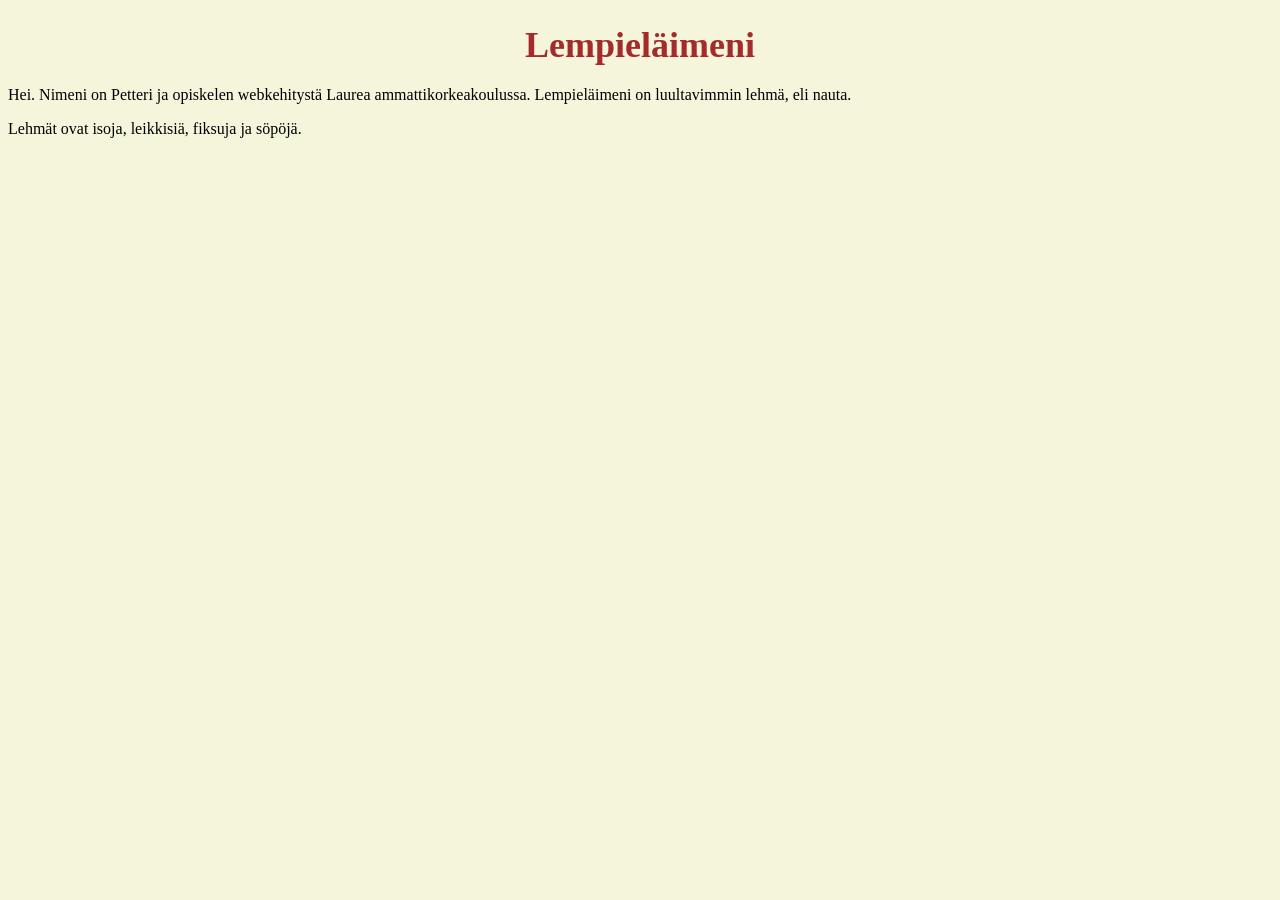
<file: index.html>
<!DOCTYPE html>
<html lang="fi">
<head>
    <meta charset="UTF-8">
    <meta name="viewport" content="width=device-width, initial-scale=1.0">
    <title>Lempieläimeni</title>
    <link rel="stylesheet" href="style.css">
</head>
<body>
    <h1>Lempieläimeni</h1>
    <p>Hei. Nimeni on Petteri ja opiskelen webkehitystä Laurea ammattikorkeakoulussa. Lempieläimeni on luultavimmin lehmä, eli nauta.</p>
    <p>Lehmät ovat isoja, leikkisiä, fiksuja ja söpöjä.</p>
    <script src="script.js"></script>
</body>
</html>
</file>
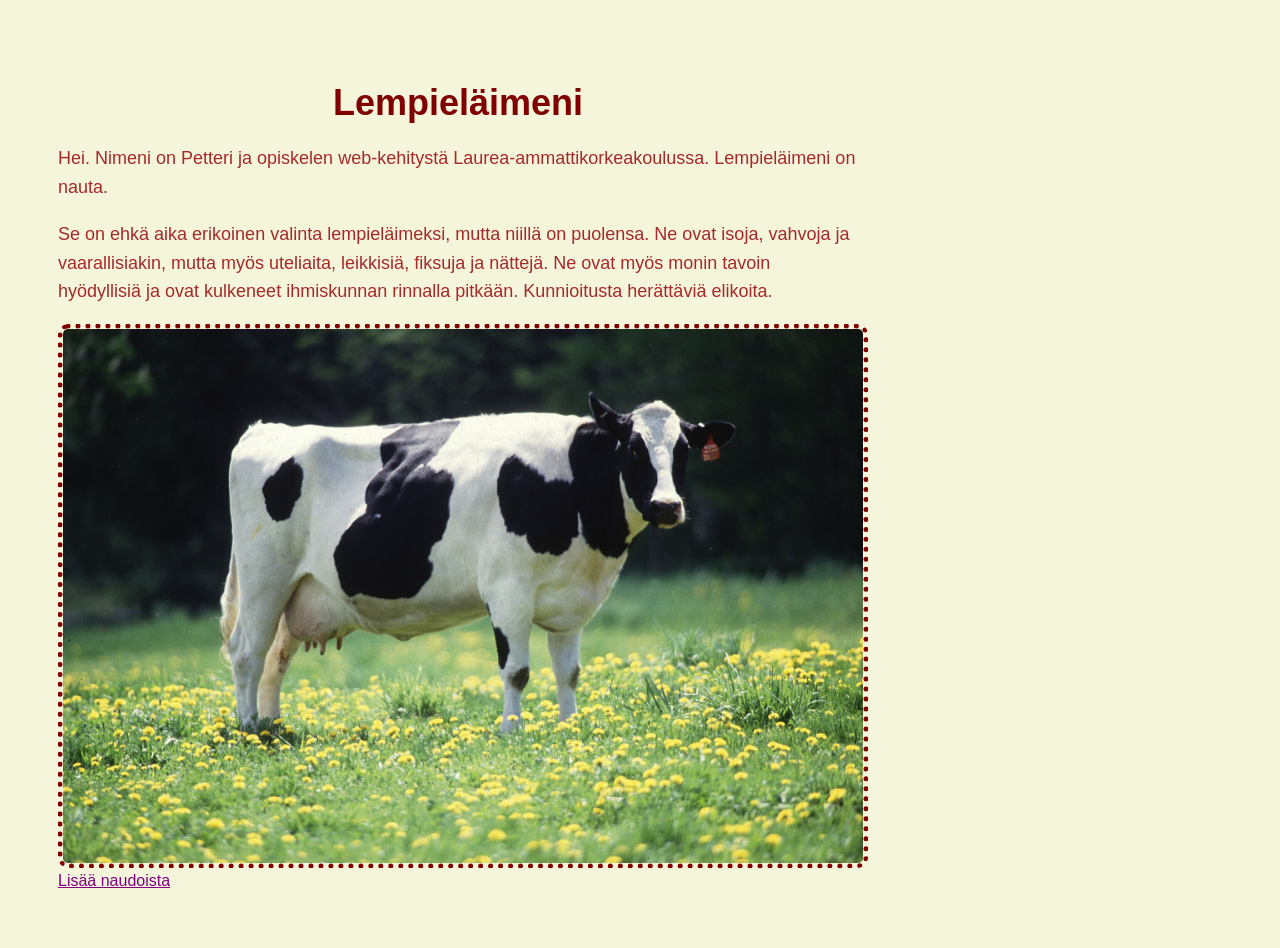
<file: WS01_HTML_basics/index.html>
<!DOCTYPE html>
<html lang="fi">
<head>
    <meta charset="UTF-8">
    <meta name="viewport" content="width=device-width, initial-scale=1.0">
    <title>Lempieläimeni</title>
    <link rel="stylesheet" href="style.css">
</head>
<body>
    <h1>Lempieläimeni</h1>
    <div>
        <p>Hei. 
        Nimeni on Petteri ja opiskelen web-kehitystä Laurea-ammattikorkeakoulussa. Lempieläimeni on nauta.</p>
        <p>
            Se on ehkä aika erikoinen valinta lempieläimeksi, mutta niillä on puolensa. 
            Ne ovat isoja, vahvoja ja vaarallisiakin,
            mutta myös uteliaita, leikkisiä, fiksuja ja nättejä.
            Ne ovat myös monin tavoin hyödyllisiä ja ovat kulkeneet ihmiskunnan rinnalla pitkään.
            Kunnioitusta herättäviä elikoita. 
        </p>
        <img src="img/Cow_female_black_white.jpg" alt="Black and white cow.">
    </div>
    <div>
        <a href="https://fi.wikipedia.org/wiki/Nauta" target="_blank"> Lisää naudoista </a>
    </div>
    <script src="script.js"></script>
</body>
</html>
</file>
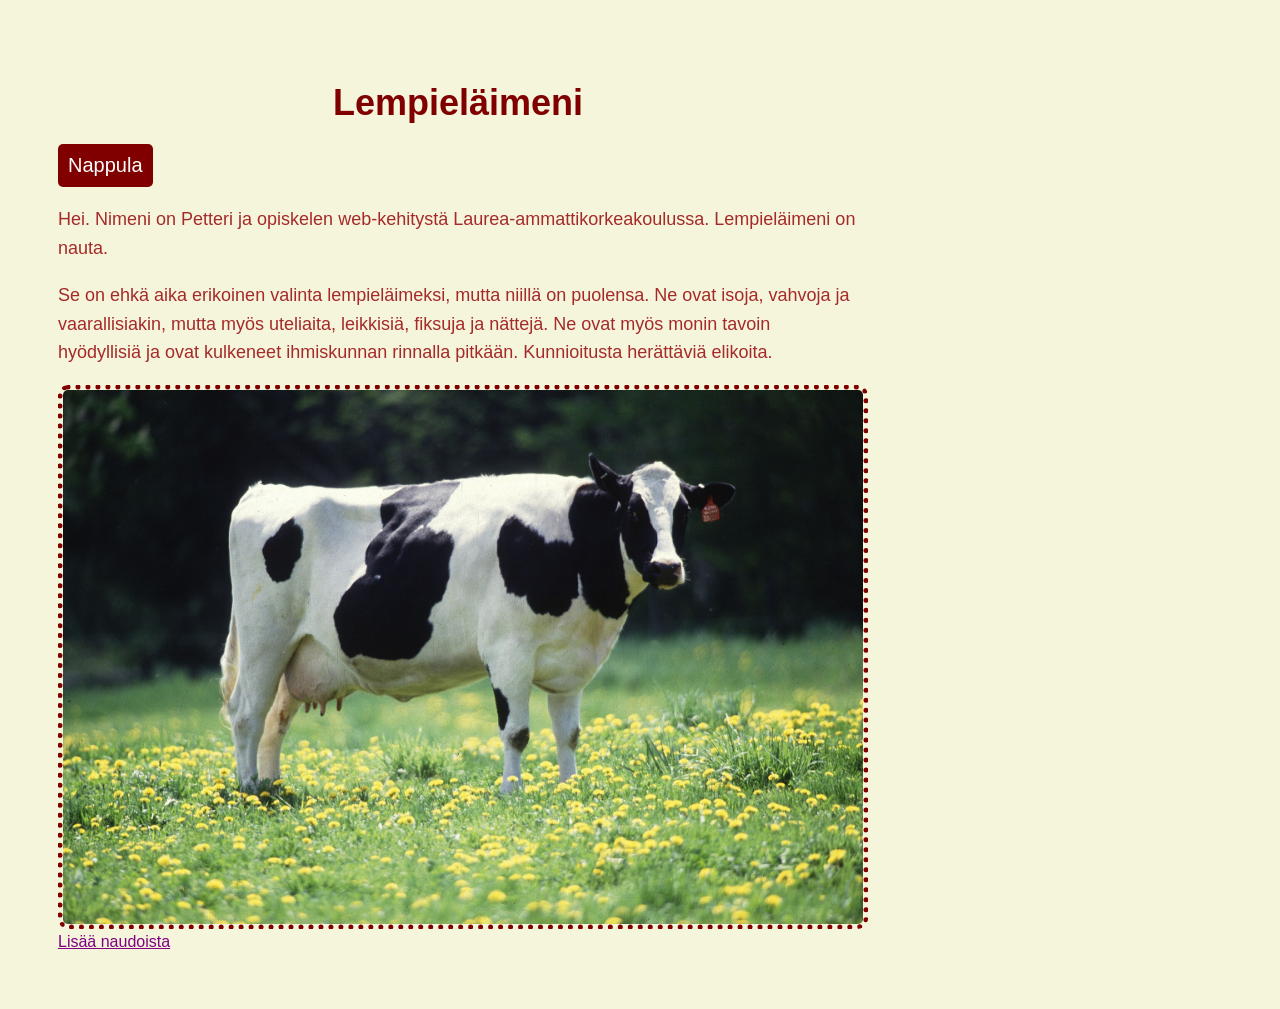
<file: WS02_JavaScript_Basics/index.html>
<!DOCTYPE html>
<html lang="fi">
<head>
    <meta charset="UTF-8">
    <meta name="viewport" content="width=device-width, initial-scale=1.0">
    <title>Lempieläimeni</title>
    <link rel="stylesheet" href="style.css">
</head>
<body>
    <h1>Lempieläimeni</h1>
    <div>
        <button type="button" onclick="myFunction()">
            Nappula
        </button>
    </div>
    <div>
        <p>Hei. 
        Nimeni on Petteri ja opiskelen web-kehitystä Laurea-ammattikorkeakoulussa. Lempieläimeni on nauta.</p>
        <p>
            Se on ehkä aika erikoinen valinta lempieläimeksi, mutta niillä on puolensa. 
            Ne ovat isoja, vahvoja ja vaarallisiakin,
            mutta myös uteliaita, leikkisiä, fiksuja ja nättejä.
            Ne ovat myös monin tavoin hyödyllisiä ja ovat kulkeneet ihmiskunnan rinnalla pitkään.
            Kunnioitusta herättäviä elikoita. 
        </p>
        <img src="img/Cow_female_black_white.jpg" alt="Black and white cow.">
    </div>
    <div>
        <a href="https://fi.wikipedia.org/wiki/Nauta" target="_blank"> Lisää naudoista </a>
    </div>
    <script src="js/script.js"></script>
</body>
</html>
</file>
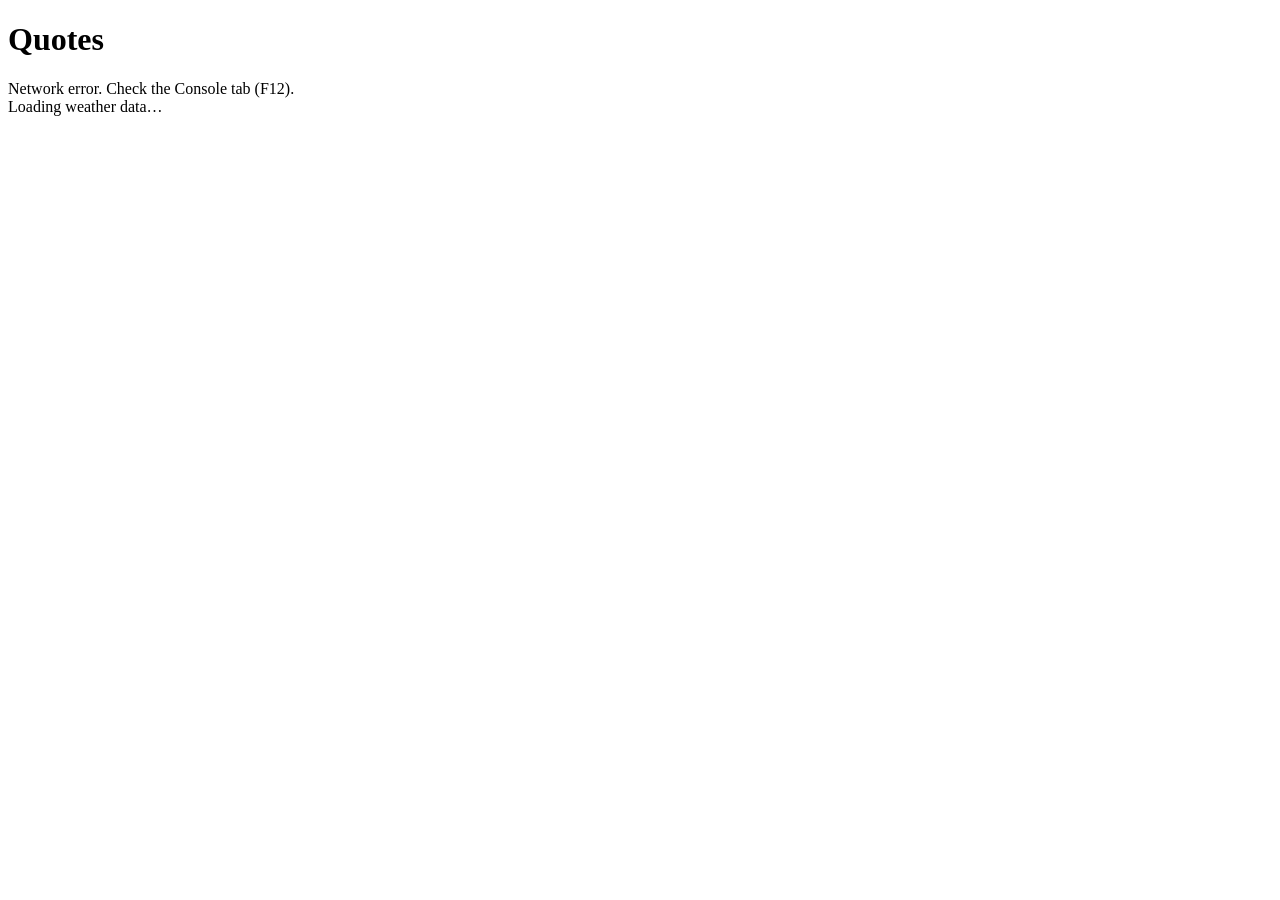
<file: WS07_AJAX/class_exercise/index.html>
<!DOCTYPE html>
<html lang="en">

<head>
    <meta charset="UTF-8">
    <title>Quotes</title>
</head>

<body>
    <h1>Quotes</h1>
    <div id="Quotes"></div>
    <div id="weatherdata">Loading weather data…</div>
    
    <div id="weatherdata">Loading weather data…</div>
    <script src="ajaxdemo-weathermap-funktiot.js"></script>

</body>



</html>
</file>
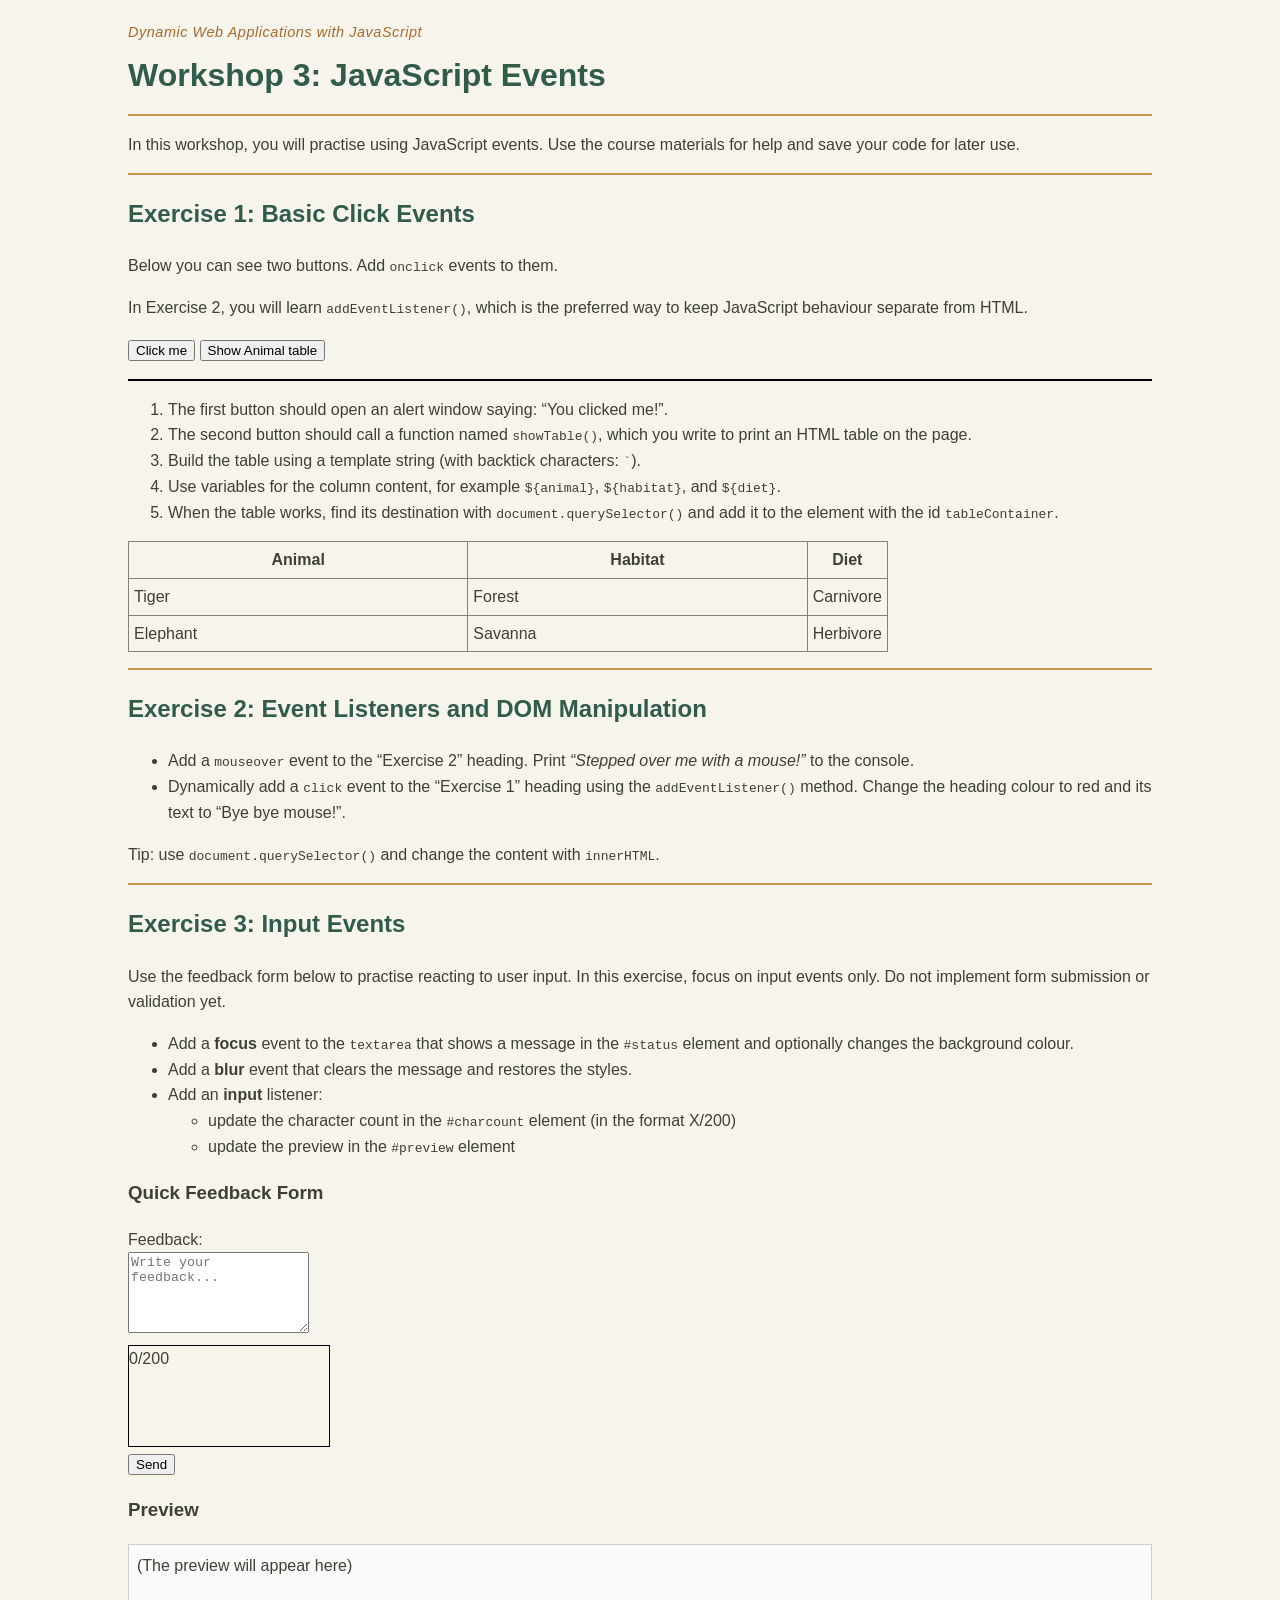
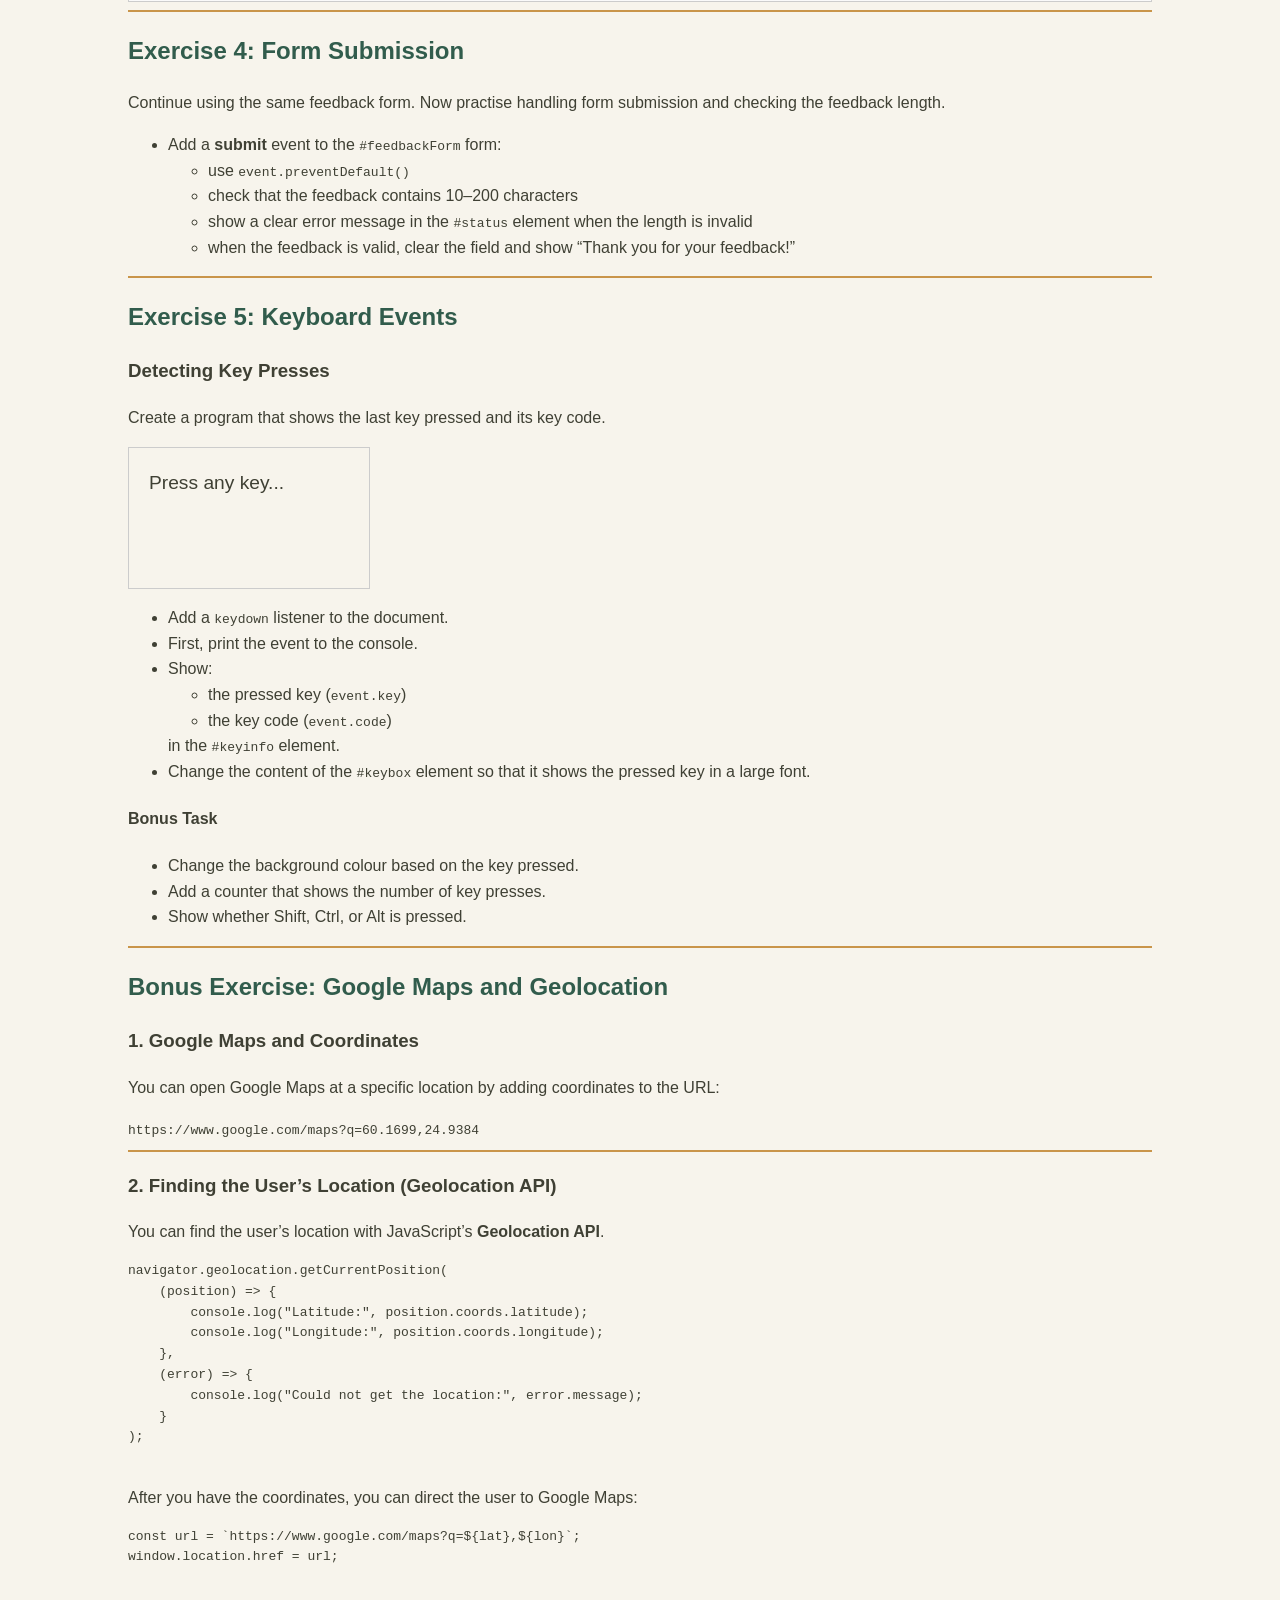
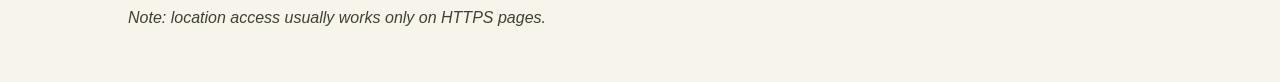
<file: WS03_JS_events/WS03_Exercises.html>
<!DOCTYPE html>
<html lang="en">
<head>
    <meta charset="utf-8">
    <title>Workshop 3</title>
    <link rel="stylesheet" href="css/styles.css">
    <script src="js/script.js" defer></script>
</head>

<body class="ws3">
    <h1>Workshop 3: JavaScript Events</h1>
    <hr>
    <p>
        In this workshop, you will practise using JavaScript events.
        Use the course materials for help and save your code for later use.
    </p>
    <hr>

    <!-- Exercise 1 -->
    <h2>Exercise 1: Basic Click Events</h2>
    <p>Below you can see two buttons. Add <code>onclick</code> events to them.</p>
    <p>In Exercise 2, you will learn <code>addEventListener()</code>, which is the preferred way to keep JavaScript behaviour separate from HTML.</p>

    <p>
        <button onclick="alert('You clicked me!')">Click me</button>
        <button onclick="showTable()">Show Animal table</button>
    </p>

    <div id="tableContainer"></div>

    <ol>
        <li>The first button should open an alert window saying: “You clicked me!”.</li>
        <li>The second button should call a function named <code>showTable()</code>, which you write to print an HTML table on the page.</li>
        <li>Build the table using a template string (with backtick characters: <code>`</code>).</li>
        <li>Use variables for the column content, for example <code>${animal}</code>, <code>${habitat}</code>, and <code>${diet}</code>.</li>
        <li>When the table works, find its destination with <code>document.querySelector()</code> and add it to the element with the id <code>tableContainer</code>.</li>
    </ol>

    <table id="example" class="display">
        <thead>
            <tr>
                <th>Animal</th>
                <th>Habitat</th>
                <th>Diet</th>
            </tr>
        </thead>
        <tbody>
            <tr>
                <td>Tiger</td>
                <td>Forest</td>
                <td>Carnivore</td>
            </tr>
            <tr>
                <td>Elephant</td>
                <td>Savanna</td>
                <td>Herbivore</td>
            </tr>
        </tbody>
    </table>

    <hr>

    <!-- Exercise 2 -->
    <h2 id="ex2heading">Exercise 2: Event Listeners and DOM Manipulation</h2>
    <ul>
        <li>Add a <code>mouseover</code> event to the “Exercise 2” heading. Print <em>“Stepped over me with a mouse!”</em> to the console.</li>
        <li>Dynamically add a <code>click</code> event to the “Exercise 1” heading using the <code>addEventListener()</code> method. Change the heading colour to red and its text to “Bye bye mouse!”.</li>
    </ul>
    <p>Tip: use <code>document.querySelector()</code> and change the content with <code>innerHTML</code>.</p>

    <hr>

    <!-- Exercise 3 -->
    <h2>Exercise 3: Input Events</h2>
    <p>
        Use the feedback form below to practise reacting to user input.
        In this exercise, focus on input events only. Do not implement form submission or validation yet.
    </p>

    <ul>
        <li>Add a <strong>focus</strong> event to the <code>textarea</code> that shows a message in the <code>#status</code> element and optionally changes the background colour.</li>
        <li>Add a <strong>blur</strong> event that clears the message and restores the styles.</li>
        <li>Add an <strong>input</strong> listener:
            <ul>
                <li>update the character count in the <code>#charcount</code> element (in the format X/200)</li>
                <li>update the preview in the <code>#preview</code> element</li>
            </ul>
        </li>
    </ul>

    <h3>Quick Feedback Form</h3>

    <form id="feedbackForm" novalidate>
        <label for="feedback">Feedback:</label><br>
        <textarea id="feedback" placeholder="Write your feedback..." rows="5"></textarea><br>

        <div style="margin: 4px 0;">
            <span id="charcount">0/200</span>
            <span id="status" aria-live="polite" style="margin-left: 8px; color: #666;"></span>
        </div>

        <button id="sendBtn" type="submit">Send</button>
    </form>

    <h3>Preview</h3>
    <div id="preview" style="border: 1px solid #ccc; padding: 8px; min-height: 40px; background: #fafafa;">
        (The preview will appear here)
    </div>

    <hr>

    <!-- Exercise 4 -->
    <h2>Exercise 4: Form Submission</h2>
    <p>
        Continue using the same feedback form. Now practise handling form submission and checking the feedback length.
    </p>

    <ul>
        <li>Add a <strong>submit</strong> event to the <code>#feedbackForm</code> form:
            <ul>
                <li>use <code>event.preventDefault()</code></li>
                <li>check that the feedback contains 10–200 characters</li>
                <li>show a clear error message in the <code>#status</code> element when the length is invalid</li>
                <li>when the feedback is valid, clear the field and show “Thank you for your feedback!”</li>
            </ul>
        </li>
    </ul>

    <hr>

    <!-- Exercise 5 -->
    <h2>Exercise 5: Keyboard Events</h2>

    <h3>Detecting Key Presses</h3>

    <p>
        Create a program that shows the last key pressed and its key code.
    </p>

    <div id="keybox" style="padding: 20px; border: 1px solid #ccc; font-size: 1.2em;">
        Press any key...
    </div>

    <p id="keyinfo"></p>

    <ul>
        <li>Add a <code>keydown</code> listener to the document.</li>
        <li>First, print the event to the console.</li>
        <li>Show:
            <ul>
                <li>the pressed key (<code>event.key</code>)</li>
                <li>the key code (<code>event.code</code>)</li>
            </ul>
            in the <code>#keyinfo</code> element.
        </li>
        <li>
            Change the content of the <code>#keybox</code> element so that it shows the pressed key in a large font.
        </li>
    </ul>

    <h4>Bonus Task</h4>
    <ul>
        <li>Change the background colour based on the key pressed.</li>
        <li>Add a counter that shows the number of key presses.</li>
        <li>Show whether Shift, Ctrl, or Alt is pressed.</li>
    </ul>

    <hr>

    <!-- Bonus Exercise -->
    <h2>Bonus Exercise: Google Maps and Geolocation</h2>

    <h3>1. Google Maps and Coordinates</h3>
    <p>
        You can open Google Maps at a specific location by adding coordinates to the URL:
    </p>
    <code>https://www.google.com/maps?q=60.1699,24.9384</code>

    <hr>

    <h3>2. Finding the User’s Location (Geolocation API)</h3>
    <p>
        You can find the user’s location with JavaScript’s <strong>Geolocation API</strong>.
    </p>

    <pre>
navigator.geolocation.getCurrentPosition(
    (position) => {
        console.log("Latitude:", position.coords.latitude);
        console.log("Longitude:", position.coords.longitude);
    },
    (error) => {
        console.log("Could not get the location:", error.message);
    }
);
    </pre>

    <p>After you have the coordinates, you can direct the user to Google Maps:</p>

    <pre>
const url = `https://www.google.com/maps?q=${lat},${lon}`;
window.location.href = url;
    </pre>

    <p><em>Note: location access usually works only on HTTPS pages.</em></p>

</body>
</html>
</file>
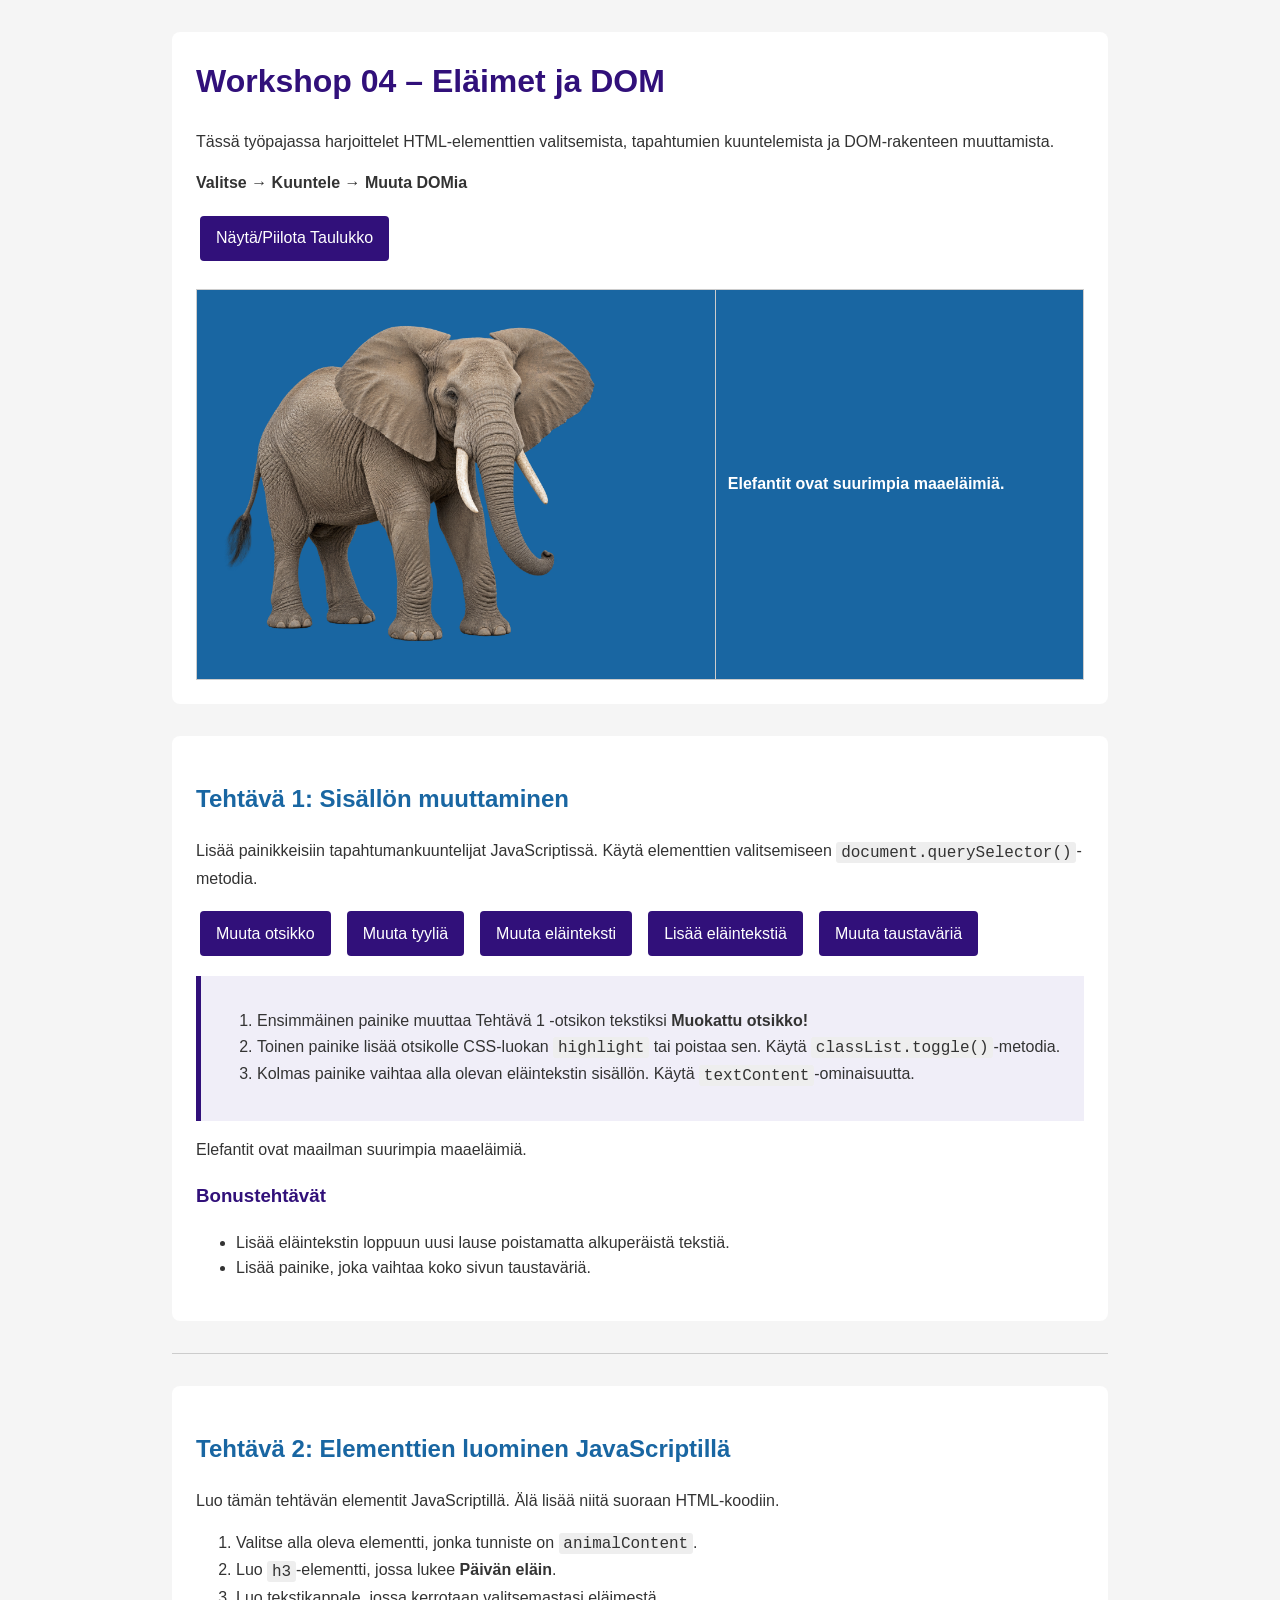
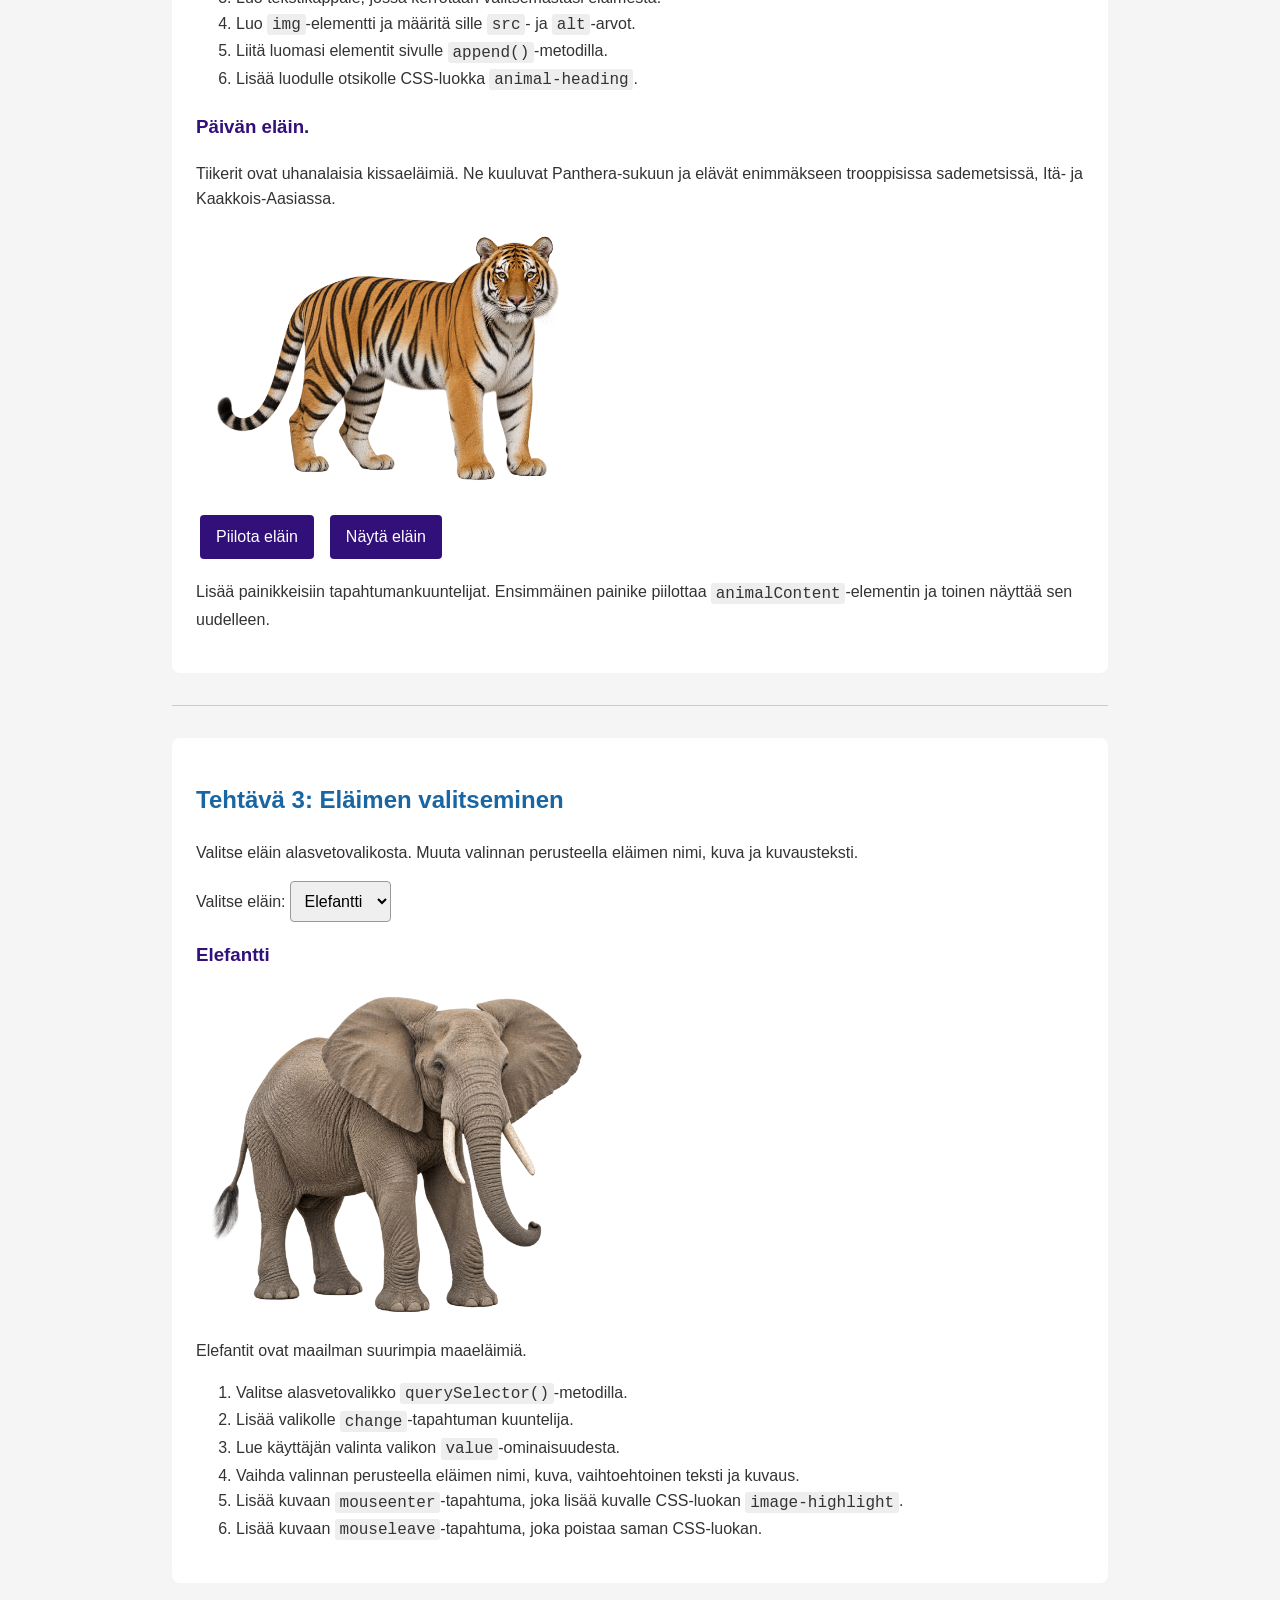
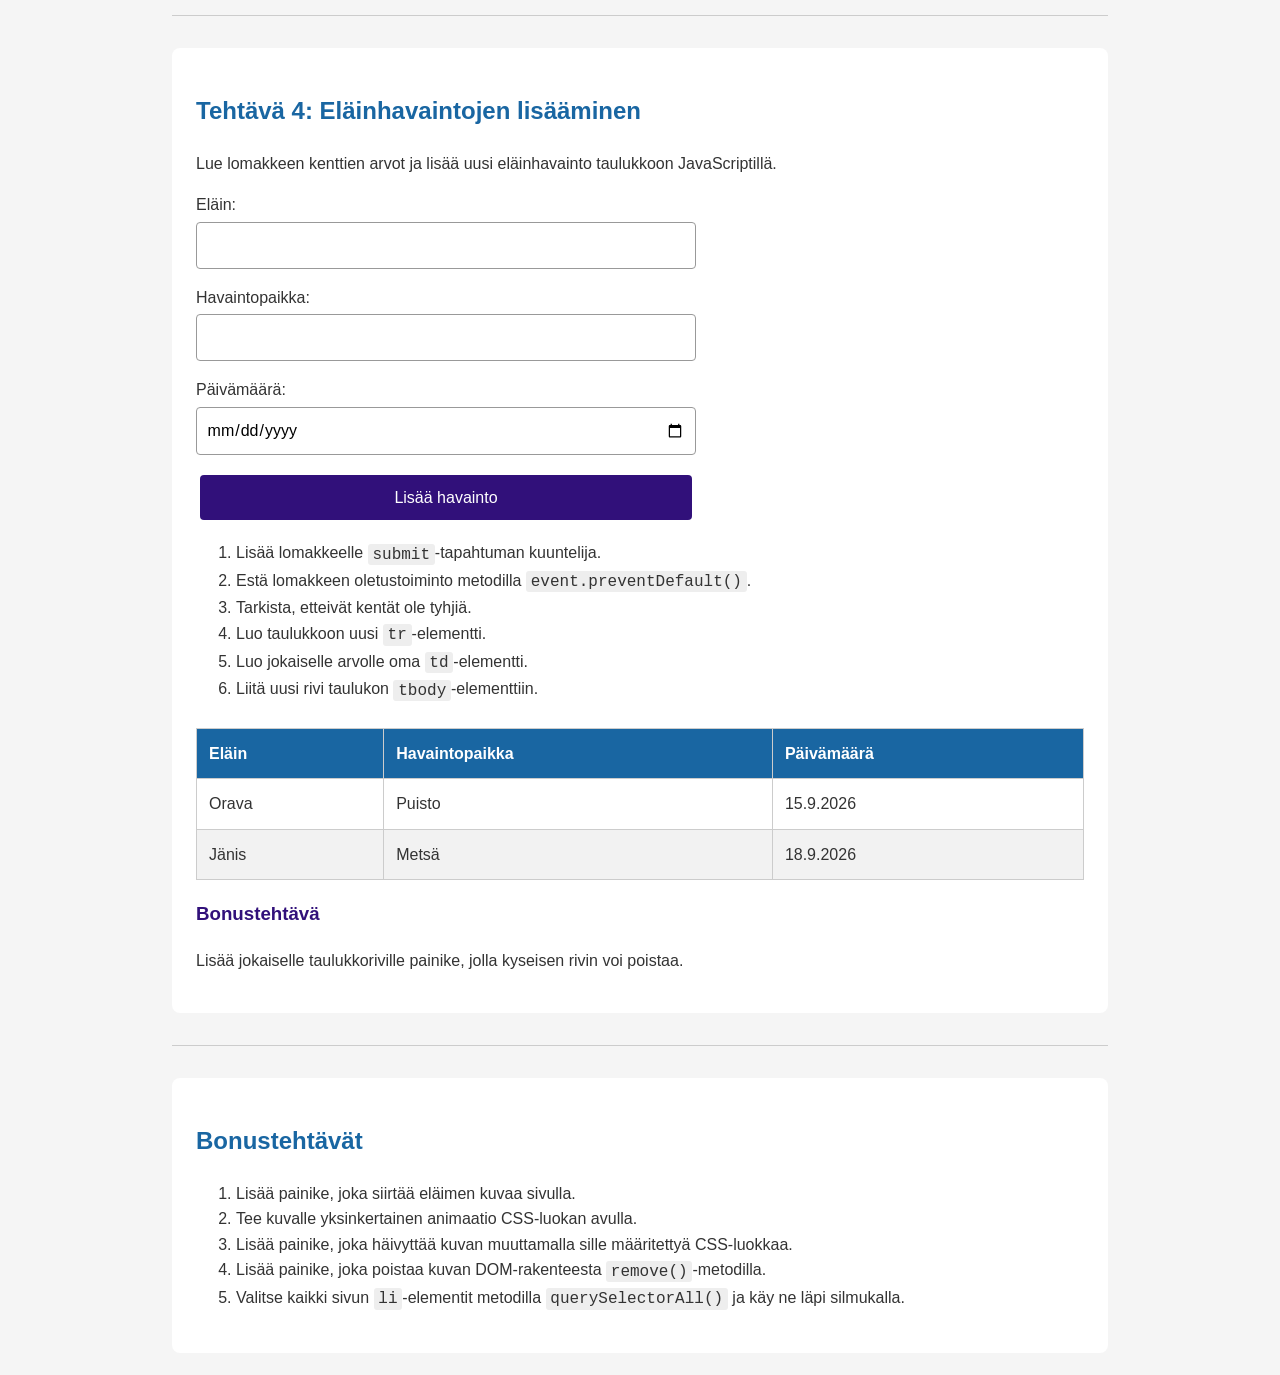
<file: WS04_DOM/workshop4.html>
<!DOCTYPE html>
<html lang="fi">

<head>
    <meta charset="UTF-8">
    <meta name="viewport" content="width=device-width, initial-scale=1.0">

    <title>Workshop 04 – DOM-skriptaus</title>

    <link rel="stylesheet" href="css/styles.css">
    <script src="js/script.js" defer></script>
</head>

<body>
    <header>
        <h1 id="mainHeading">Workshop 04 – Eläimet ja DOM</h1>

        <p>
            Tässä työpajassa harjoittelet HTML-elementtien valitsemista,
            tapahtumien kuuntelemista ja DOM-rakenteen muuttamista.
        </p>

        <p>
            <strong>Valitse → Kuuntele → Muuta DOMia</strong>
        </p>

        <p>
            <button id="animalButton">Näytä/Piilota Taulukko</button>
        </p>

        <table id="animalTable">
            <thead>
                <tr>
                    <th><img id="animalImageTitle" src="images/elephant.png" alt="Elefantti"></th>
                    <th>Elefantit ovat suurimpia maaeläimiä.</th>
                </tr>
            </thead>
        </table>
    </header>

    <main>
        <!-- TEHTÄVÄ 1 -->
        <section>
            <h2 id="taskOneHeading">Tehtävä 1: Sisällön muuttaminen</h2>

            <p>
                Lisää painikkeisiin tapahtumankuuntelijat JavaScriptissä.
                Käytä elementtien valitsemiseen
                <code>document.querySelector()</code>-metodia.
            </p>

            <div class="buttons">
                <button id="changeHeadingButton">
                    Muuta otsikko
                </button>

                <button id="changeStyleButton">
                    Muuta tyyliä
                </button>

                <button id="changeTextButton">
                    Muuta eläinteksti
                </button>

                <button id="addTextButton">
                    Lisää eläintekstiä
                </button>

                <button id="changeBackgroundButton">
                    Muuta taustaväriä
                </button>
            </div>

            <div class="instructions">
                <ol>
                    <li>
                        Ensimmäinen painike muuttaa Tehtävä 1 -otsikon tekstiksi
                        <strong>Muokattu otsikko!</strong>
                    </li>

                    <li>
                        Toinen painike lisää otsikolle CSS-luokan
                        <code>highlight</code> tai poistaa sen.
                        Käytä <code>classList.toggle()</code>-metodia.
                    </li>

                    <li>
                        Kolmas painike vaihtaa alla olevan eläintekstin sisällön.
                        Käytä <code>textContent</code>-ominaisuutta.
                    </li>
                </ol>
            </div>

            <p id="animalText">
                Elefantit ovat maailman suurimpia maaeläimiä.
            </p>

            <h3>Bonustehtävät</h3>

            <ul>
                <li>
                    Lisää eläintekstin loppuun uusi lause poistamatta
                    alkuperäistä tekstiä.
                </li>

                <li>
                    Lisää painike, joka vaihtaa koko sivun taustaväriä.
                </li>
            </ul>
        </section>

        <hr>

        <!-- TEHTÄVÄ 2 -->
        <section>
            <h2>Tehtävä 2: Elementtien luominen JavaScriptillä</h2>

            <p>
                Luo tämän tehtävän elementit JavaScriptillä. Älä lisää niitä
                suoraan HTML-koodiin.
            </p>

            <ol>
                <li>
                    Valitse alla oleva elementti, jonka tunniste on
                    <code>animalContent</code>.
                </li>

                <li>
                    Luo <code>h3</code>-elementti, jossa lukee
                    <strong>Päivän eläin</strong>.
                </li>

                <li>
                    Luo tekstikappale, jossa kerrotaan valitsemastasi eläimestä.
                </li>

                <li>
                    Luo <code>img</code>-elementti ja määritä sille
                    <code>src</code>- ja <code>alt</code>-arvot.
                </li>

                <li>
                    Liitä luomasi elementit sivulle
                    <code>append()</code>-metodilla.
                </li>

                <li>
                    Lisää luodulle otsikolle CSS-luokka
                    <code>animal-heading</code>.
                </li>
            </ol>

            <div id="animalContent"></div>

            <div class="buttons">
                <button id="hideAnimalButton">
                    Piilota eläin
                </button>

                <button id="showAnimalButton">
                    Näytä eläin
                </button>
            </div>

            <p>
                Lisää painikkeisiin tapahtumankuuntelijat. Ensimmäinen painike
                piilottaa <code>animalContent</code>-elementin ja toinen näyttää
                sen uudelleen.
            </p>
        </section>

        <hr>

        <!-- TEHTÄVÄ 3 -->
        <section>
            <h2>Tehtävä 3: Eläimen valitseminen</h2>

            <p>
                Valitse eläin alasvetovalikosta. Muuta valinnan perusteella
                eläimen nimi, kuva ja kuvausteksti.
            </p>

            <label for="animalSelect">Valitse eläin:</label>

            <select id="animalSelect">
                <option value="elephant">Elefantti</option>
                <option value="tiger">Tiikeri</option>
                <option value="penguin">Pingviini</option>
                <option value="panda">Panda</option>
            </select>

            <article id="selectedAnimal">
                <h3 id="animalName">Elefantti</h3>

                <img
                    id="animalImage"
                    src="images/elephant.png"
                    alt="Elefantti"
                >

                <p id="animalDescription">
                    Elefantit ovat maailman suurimpia maaeläimiä.
                </p>
            </article>

            <ol>
                <li>
                    Valitse alasvetovalikko
                    <code>querySelector()</code>-metodilla.
                </li>

                <li>
                    Lisää valikolle <code>change</code>-tapahtuman kuuntelija.
                </li>

                <li>
                    Lue käyttäjän valinta valikon
                    <code>value</code>-ominaisuudesta.
                </li>

                <li>
                    Vaihda valinnan perusteella eläimen nimi, kuva,
                    vaihtoehtoinen teksti ja kuvaus.
                </li>

                <li>
                    Lisää kuvaan <code>mouseenter</code>-tapahtuma, joka lisää
                    kuvalle CSS-luokan <code>image-highlight</code>.
                </li>

                <li>
                    Lisää kuvaan <code>mouseleave</code>-tapahtuma, joka poistaa
                    saman CSS-luokan.
                </li>
            </ol>
        </section>

        <hr>

        <!-- TEHTÄVÄ 4 -->
        <section>
            <h2>Tehtävä 4: Eläinhavaintojen lisääminen</h2>

            <p>
                Lue lomakkeen kenttien arvot ja lisää uusi eläinhavainto
                taulukkoon JavaScriptillä.
            </p>

            <form id="animalForm">
                <div>
                    <label for="observationAnimal">Eläin:</label>

                    <input
                        type="text"
                        id="observationAnimal"
                        name="observationAnimal"
                    >
                </div>

                <div>
                    <label for="observationLocation">Havaintopaikka:</label>

                    <input
                        type="text"
                        id="observationLocation"
                        name="observationLocation"
                    >
                </div>

                <div>
                    <label for="observationDate">Päivämäärä:</label>

                    <input
                        type="date"
                        id="observationDate"
                        name="observationDate"
                    >
                </div>

                <button type="submit">
                    Lisää havainto
                </button>
            </form>

            <ol>
                <li>
                    Lisää lomakkeelle <code>submit</code>-tapahtuman kuuntelija.
                </li>

                <li>
                    Estä lomakkeen oletustoiminto metodilla
                    <code>event.preventDefault()</code>.
                </li>

                <li>
                    Tarkista, etteivät kentät ole tyhjiä.
                </li>

                <li>
                    Luo taulukkoon uusi <code>tr</code>-elementti.
                </li>

                <li>
                    Luo jokaiselle arvolle oma <code>td</code>-elementti.
                </li>

                <li>
                    Liitä uusi rivi taulukon <code>tbody</code>-elementtiin.
                </li>
            </ol>

            <table id="observationTable">
                <thead>
                    <tr>
                        <th>Eläin</th>
                        <th>Havaintopaikka</th>
                        <th>Päivämäärä</th>
                    </tr>
                </thead>

                <tbody id="observationTableBody">
                    <tr>
                        <td>Orava</td>
                        <td>Puisto</td>
                        <td>15.9.2026</td>
                    </tr>

                    <tr>
                        <td>Jänis</td>
                        <td>Metsä</td>
                        <td>18.9.2026</td>
                    </tr>
                </tbody>
            </table>

            <h3>Bonustehtävä</h3>

            <p>
                Lisää jokaiselle taulukkoriville painike, jolla kyseisen rivin
                voi poistaa.
            </p>
        </section>

        <hr>

        <!-- BONUSTEHTÄVÄT -->
        <section>
            <h2>Bonustehtävät</h2>

            <ol>
                <li>
                    Lisää painike, joka siirtää eläimen kuvaa sivulla.
                </li>

                <li>
                    Tee kuvalle yksinkertainen animaatio CSS-luokan avulla.
                </li>

                <li>
                    Lisää painike, joka häivyttää kuvan muuttamalla sille
                    määritettyä CSS-luokkaa.
                </li>

                <li>
                    Lisää painike, joka poistaa kuvan DOM-rakenteesta
                    <code>remove()</code>-metodilla.
                </li>

                <li>
                    Valitse kaikki sivun <code>li</code>-elementit metodilla
                    <code>querySelectorAll()</code> ja käy ne läpi silmukalla.
                </li>
            </ol>
        </section>
    </main>
</body>

</html>
</file>
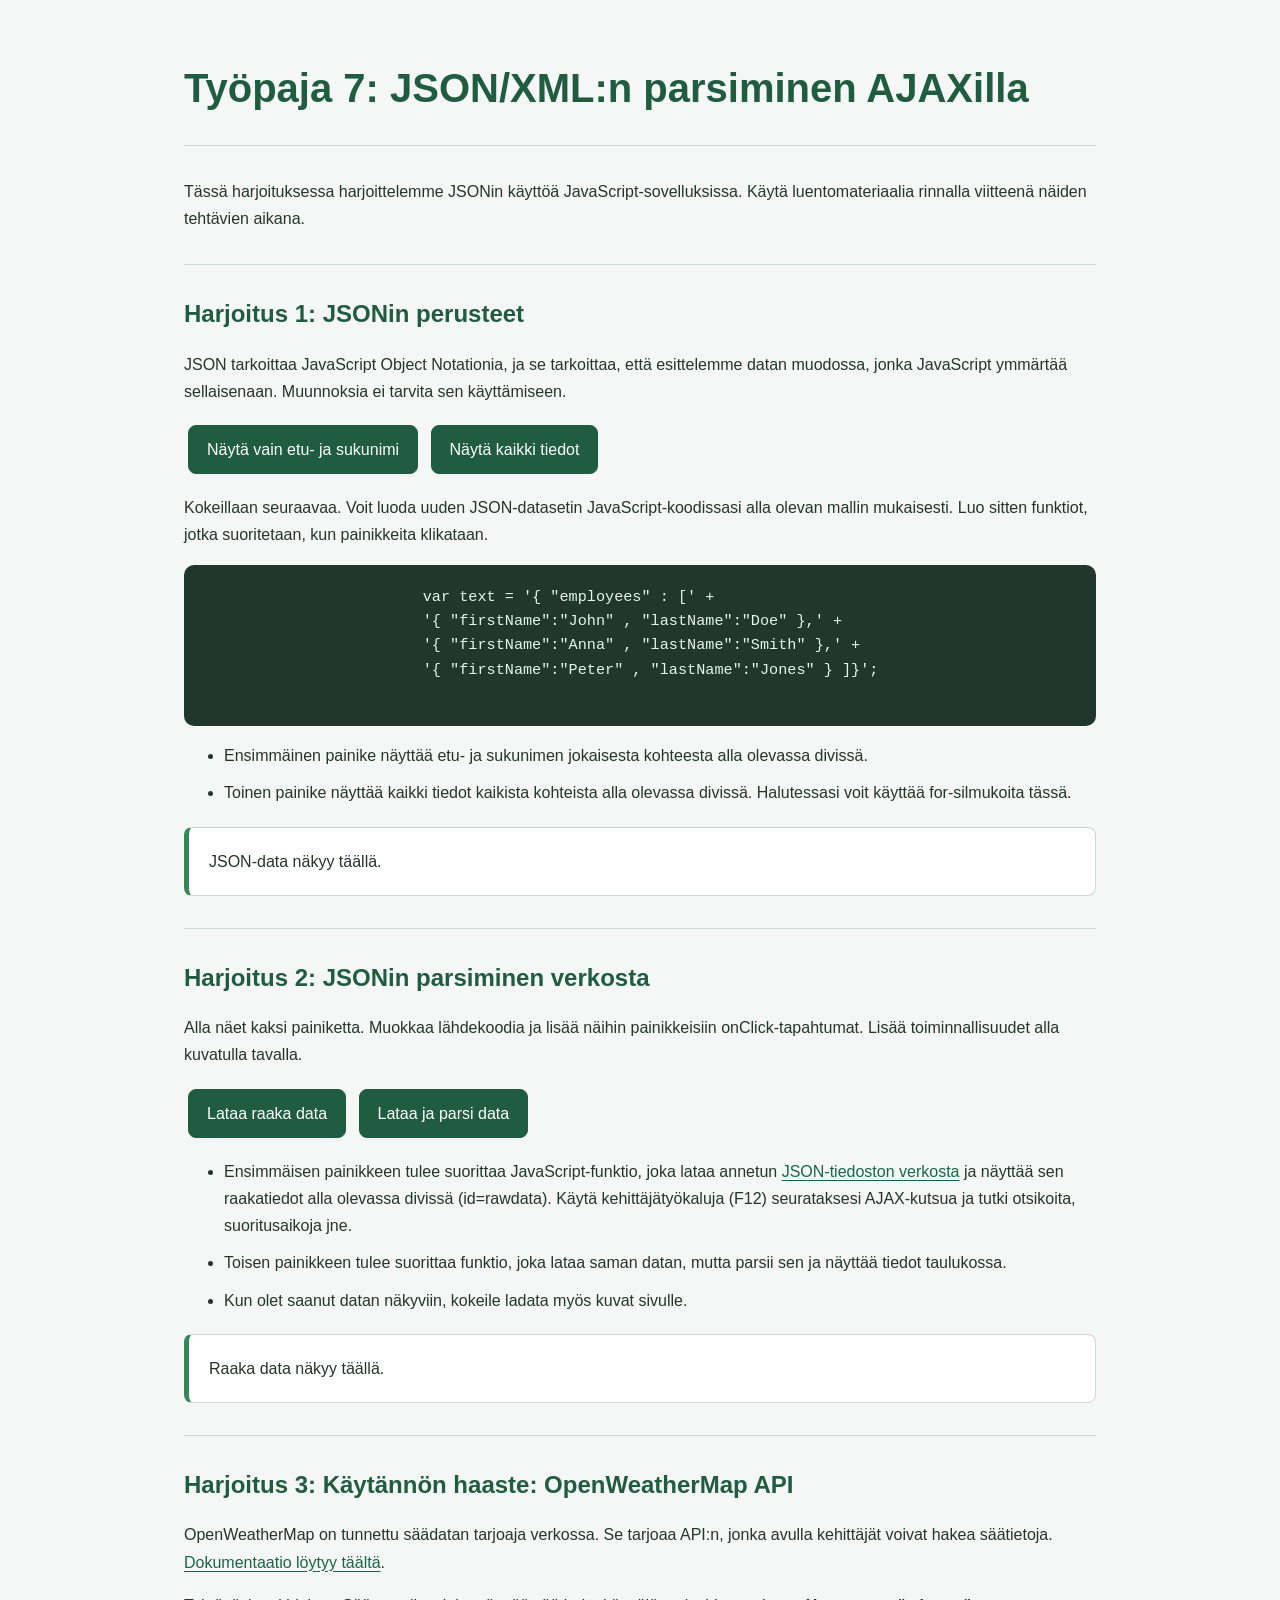
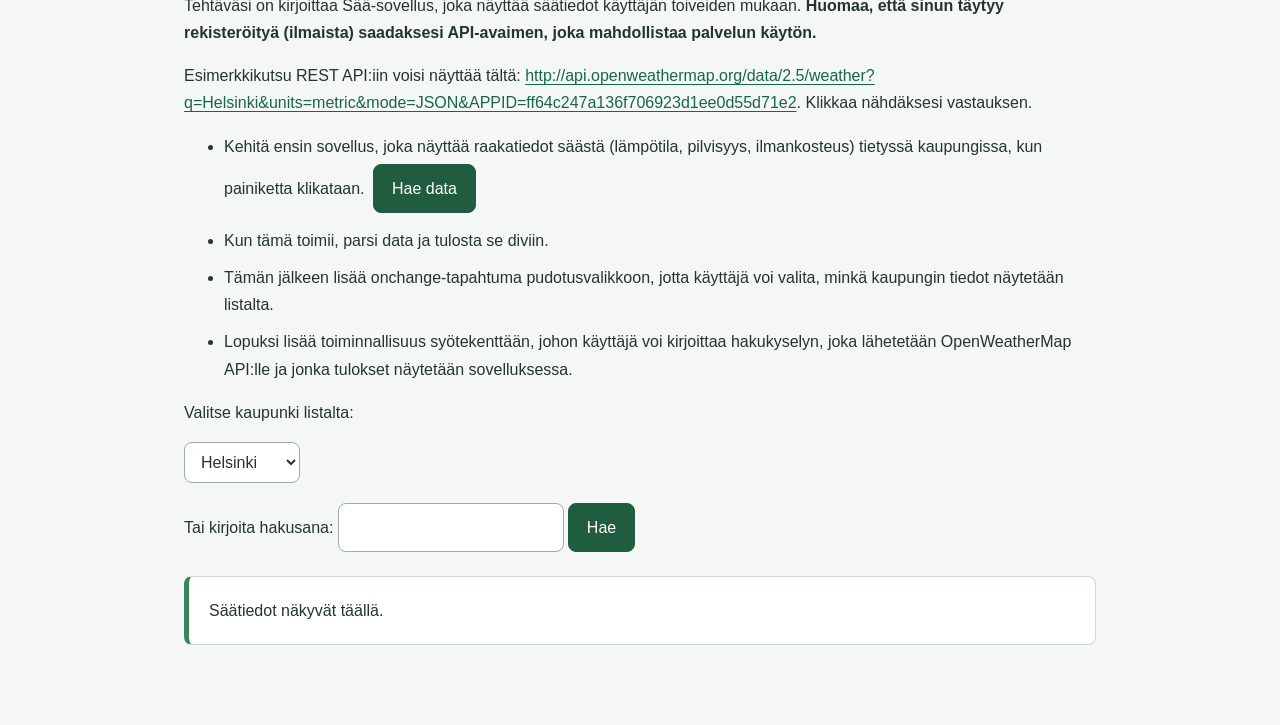
<file: WS07_AJAX/Workshop07.html>
<!DOCTYPE html>
<HTML lang="fi">

<head>
	<meta charset="utf-8">
	<title>Työpaja 7</title>
	<link rel="stylesheet" href="css/styles.css">
	<meta name="viewport" content="width=device-width, initial-scale=1">
</head>

<body class="ws8">
	<h1>Työpaja 7: JSON/XML:n parsiminen AJAXilla</h1>
	<hr />
	<p>Tässä harjoituksessa harjoittelemme JSONin käyttöä JavaScript-sovelluksissa. Käytä luentomateriaalia rinnalla
		viitteenä näiden tehtävien aikana.</p>

	<hr />
	<h2>Harjoitus 1: JSONin perusteet</h2>
	<p>JSON tarkoittaa JavaScript Object Notationia, ja se tarkoittaa, että esittelemme datan muodossa, jonka JavaScript
		ymmärtää sellaisenaan. Muunnoksia ei tarvita sen käyttämiseen.</p>
	<p>
		<button>Näytä vain etu- ja sukunimi</button>
		<button>Näytä kaikki tiedot</button>
	</p>
	<p>Kokeillaan seuraavaa. Voit luoda uuden JSON-datasetin JavaScript-koodissasi alla olevan mallin mukaisesti. Luo
		sitten funktiot, jotka suoritetaan, kun painikkeita klikataan.</p>

	<pre>
			var text = '{ "employees" : [' +
			'{ "firstName":"John" , "lastName":"Doe" },' +
			'{ "firstName":"Anna" , "lastName":"Smith" },' +
			'{ "firstName":"Peter" , "lastName":"Jones" } ]}';
		</pre>
	<ul>
		<li>Ensimmäinen painike näyttää etu- ja sukunimen jokaisesta kohteesta alla olevassa divissä.</li>
		<li>Toinen painike näyttää kaikki tiedot kaikista kohteista alla olevassa divissä. Halutessasi voit käyttää
			for-silmukoita tässä.</li>
	</ul>
	<div id="jsondata">JSON-data näkyy täällä.</div>
	<hr />
	<h2>Harjoitus 2: JSONin parsiminen verkosta</h2>
	<p>Alla näet kaksi painiketta. Muokkaa lähdekoodia ja lisää näihin painikkeisiin onClick-tapahtumat. Lisää
		toiminnallisuudet alla kuvatulla tavalla.</p>
	<p>
		<button>Lataa raaka data</button>
		<button>Lataa ja parsi data</button>
	</p>

	<ul>
		<li>Ensimmäisen painikkeen tulee suorittaa JavaScript-funktio, joka lataa annetun <a
				href="http://www.omdbapi.com/?s=star+wars&apikey=cbbc6750">JSON-tiedoston verkosta</a> ja näyttää sen
			raakatiedot alla olevassa divissä (id=rawdata). Käytä kehittäjätyökaluja (F12) seurataksesi AJAX-kutsua ja
			tutki otsikoita, suoritus­aikoja jne.</li>
		<li>Toisen painikkeen tulee suorittaa funktio, joka lataa saman datan, mutta parsii sen ja näyttää tiedot
			taulukossa.</li>
		<li>Kun olet saanut datan näkyviin, kokeile ladata myös kuvat sivulle.</li>
	</ul>
	<div id="rawdata">Raaka data näkyy täällä.</div>

	<hr />
	<h2>Harjoitus 3: Käytännön haaste: OpenWeatherMap API</h2>

	<p>OpenWeatherMap on tunnettu säädatan tarjoaja verkossa. Se tarjoaa API:n, jonka avulla kehittäjät voivat hakea
		säätietoja. <a href="https://openweathermap.org/api">Dokumentaatio löytyy täältä</a>.</p>
	<p>Tehtäväsi on kirjoittaa Sää-sovellus, joka näyttää säätiedot käyttäjän toiveiden mukaan. <b>Huomaa, että sinun
			täytyy rekisteröityä (ilmaista) saadaksesi API-avaimen, joka mahdollistaa palvelun käytön.</b></p>

	<p>Esimerkkikutsu REST API:iin voisi näyttää tältä: <a
			href="http://api.openweathermap.org/data/2.5/weather?q=Helsinki&units=metric&mode=JSON&APPID=ff64c247a136f706923d1ee0d55d71e2">http://api.openweathermap.org/data/2.5/weather?q=Helsinki&units=metric&mode=JSON&APPID=ff64c247a136f706923d1ee0d55d71e2</a>.
		Klikkaa nähdäksesi vastauksen.</p>
	<ul>
		<li>Kehitä ensin sovellus, joka näyttää raakatiedot säästä (lämpötila, pilvisyys, ilmankosteus) tietyssä
			kaupungissa, kun painiketta klikataan. <button>Hae data</button></li>
		<li>Kun tämä toimii, parsi data ja tulosta se diviin.</li>
		<li>Tämän jälkeen lisää onchange-tapahtuma pudotusvalikkoon, jotta käyttäjä voi valita, minkä kaupungin tiedot
			näytetään listalta.</li>
		<li>Lopuksi lisää toiminnallisuus syötekenttään, johon käyttäjä voi kirjoittaa hakukyselyn, joka lähetetään
			OpenWeatherMap API:lle ja jonka tulokset näytetään sovelluksessa.</li>
	</ul>
	<p>Valitse kaupunki listalta:</p>
	<select name="mySelect" id="city" onchange="">
		<option value="Helsinki">Helsinki</option>
		<option value="Stockholm">Tukholma</option>
		<option value="Rome">Rooma</option>
		<option value="New York">New York</option>
	</select>
	<p>Tai kirjoita hakusana: <input id="citysearch" /><button id="search">Hae</button></p>
	<div id="weatherdata">Säätiedot näkyvät täällä.</div>

</body>

</html>
</file>
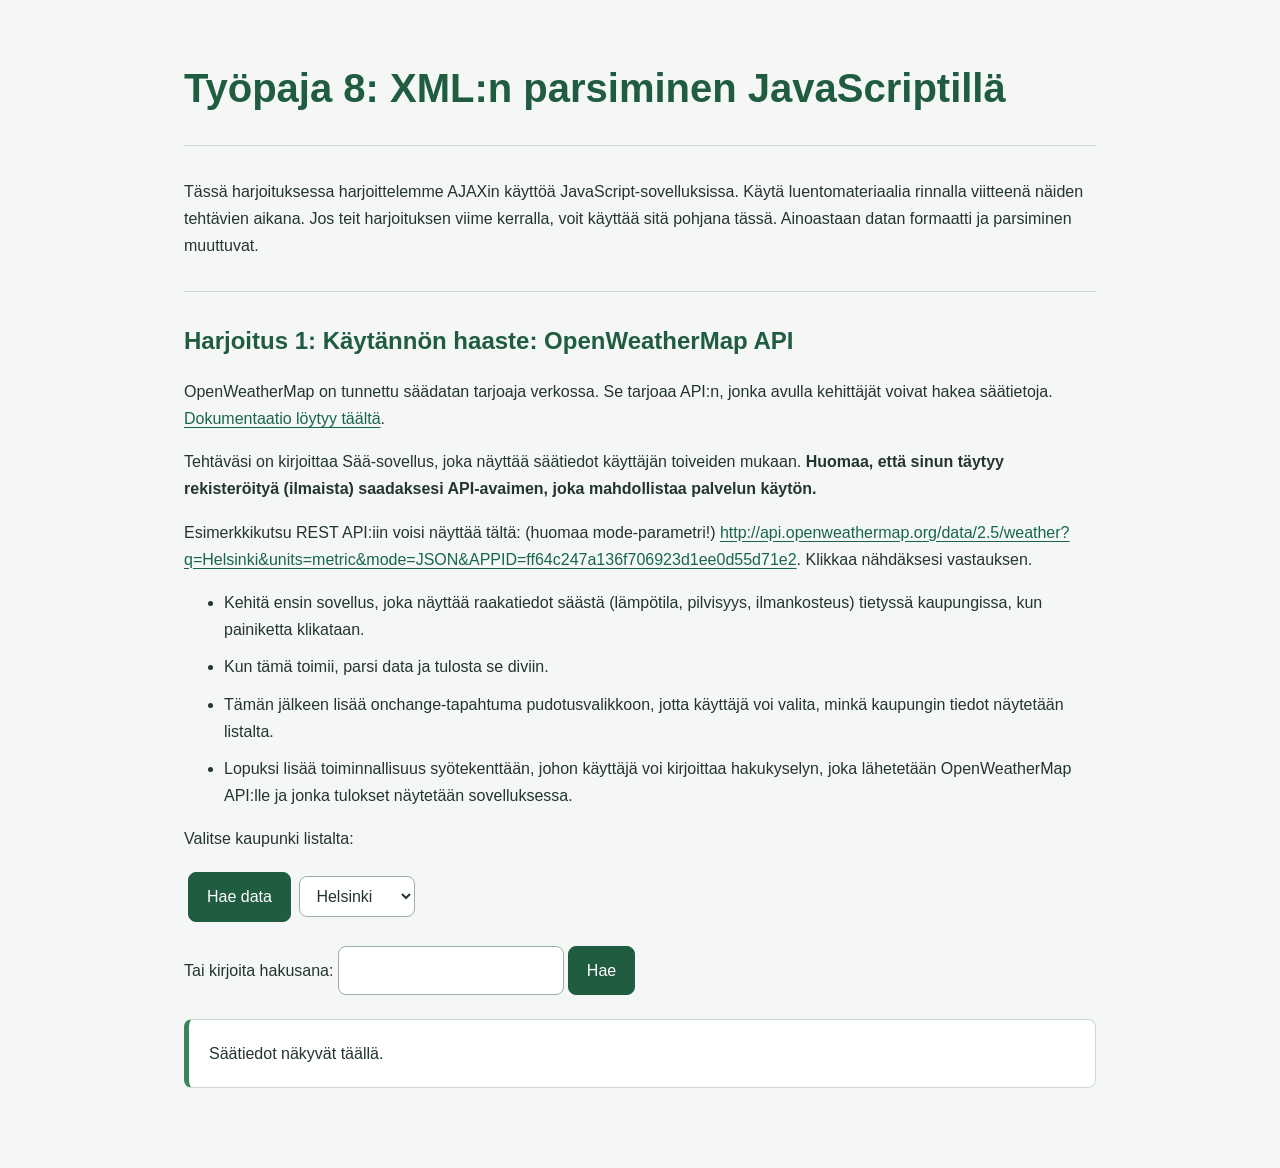
<file: WS08_JSON/workshop8.html>
<!DOCTYPE html>
<HTML lang="fi">

<head>
    <meta charset="utf-8">
    <title>Työpaja 8</title>
    <link rel="stylesheet" href="styles.css">
    <!--This is a comment. Comments are not displayed in the browser-->
    <!--defer odottaa, että HTML on luettu ennen JavaScriptin suorittamista.-->
    <script src="script.js" defer></script>
</head>

<body class="ws8">
    <h1>Työpaja 8: XML:n parsiminen JavaScriptillä</h1>
    <hr />
    <p>Tässä harjoituksessa harjoittelemme AJAXin käyttöä JavaScript-sovelluksissa. Käytä luentomateriaalia rinnalla
        viitteenä näiden tehtävien aikana. Jos teit harjoituksen viime kerralla, voit käyttää sitä pohjana tässä.
        Ainoastaan datan formaatti ja parsiminen muuttuvat.</p>

    <hr />
    <h2>Harjoitus 1: Käytännön haaste: OpenWeatherMap API</h2>

    <p>OpenWeatherMap on tunnettu säädatan tarjoaja verkossa. Se tarjoaa API:n, jonka avulla kehittäjät voivat hakea
        säätietoja. <a href="https://openweathermap.org/api">Dokumentaatio löytyy täältä</a>.</p>
    <p>Tehtäväsi on kirjoittaa Sää-sovellus, joka näyttää säätiedot käyttäjän toiveiden mukaan. <b>Huomaa, että sinun
            täytyy rekisteröityä (ilmaista) saadaksesi API-avaimen, joka mahdollistaa palvelun käytön.</b></p>

    <p>Esimerkkikutsu REST API:iin voisi näyttää tältä: (huomaa mode-parametri!) <a
            href="http://api.openweathermap.org/data/2.5/weather?q=Helsinki&units=metric&mode=JSON&APPID=ff64c247a136f706923d1ee0d55d71e2">http://api.openweathermap.org/data/2.5/weather?q=Helsinki&units=metric&mode=JSON&APPID=ff64c247a136f706923d1ee0d55d71e2</a>.
        Klikkaa nähdäksesi vastauksen.</p>
    <ul>
        <li>Kehitä ensin sovellus, joka näyttää raakatiedot säästä (lämpötila, pilvisyys, ilmankosteus) tietyssä
            kaupungissa, kun painiketta klikataan.</li>
        <li>Kun tämä toimii, parsi data ja tulosta se diviin.</li>
        <li>Tämän jälkeen lisää onchange-tapahtuma pudotusvalikkoon, jotta käyttäjä voi valita, minkä kaupungin tiedot
            näytetään listalta.</li>
        <li>Lopuksi lisää toiminnallisuus syötekenttään, johon käyttäjä voi kirjoittaa hakukyselyn, joka lähetetään
            OpenWeatherMap API:lle ja jonka tulokset näytetään sovelluksessa.</li>
    </ul>
    <p>Valitse kaupunki listalta:</p>
    <button id = "fetchWeather">Hae data</button>
    <select name="mySelect" id="city" onchange="pickCity()">
        <option value="Helsinki">Helsinki</option>
        <option value="Stockholm">Tukholma</option>
        <option value="Rome">Rooma</option>
        <option value="New York">New York</option>
    </select>
    <p>Tai kirjoita hakusana: <input id="citysearch" /><button id="search">Hae</button></p>
    <div id="weatherdata">Säätiedot näkyvät täällä.</div>
    <!--This is a comment. Comments are not displayed in the browser-->
</body>

</html>
</file>
<file: style.css>
body {
    background-color: beige;
}
h1 {
    color: brown;
    font-size: 36px;
    text-align: center;
    margin-bottom: 20px;
}
</file>
<file: WS01_HTML_basics/style.css>
body {
    font-family: Helvetica, Arial, sans-serif;
    max-width: 800px;
    background-color: beige;
    padding: 50px;
    margin: 5 auto;
}

h1 {
    color: maroon;
    font-size: 36px;
    text-align: center;
    margin-bottom: 20px;    
}   

p {
    color: brown; 
    font-size: 18px;
    line-height: 1.6;
}

img {
    margin:auto;
    width:100%;
    border-radius: 10px;
    border-left: 5px solid;
    border-right: 5px solid;
    border-top: 5px solid;
    border-bottom: 5px solid;
    border-color: maroon;
    border-style: dotted;

}

a {
    color: purple;
}

a:hover {
    color: blue;
    text-decoration: none;
}
</file>
<file: WS02_JavaScript_Basics/style.css>
body {
    font-family: Helvetica, Arial, sans-serif;
    max-width: 800px;
    background-color: beige;
    padding: 50px;
    margin: 5 auto;
}

h1 {
    color: maroon;
    font-size: 36px;
    text-align: center;
    margin-bottom: 20px;    
}   

p {
    color: brown; 
    font-size: 18px;
    line-height: 1.6;
}

img {
    margin:auto;
    width:100%;
    border-radius: 10px;
    border-left: 5px solid;
    border-right: 5px solid;
    border-top: 5px solid;
    border-bottom: 5px solid;
    border-color: maroon;
    border-style: dotted;
}

a {
    color: purple;
}

a:hover {
    color: blue;
    text-decoration: none;
}

button {
    color: white;
    background-color: maroon;
    font-size: 20px;
    border-radius: 5px;
    border-width: 0px;
    padding: 10px;
}

button:hover {
    color: maroon;
    background-color: coral;
    transition-duration: 0.6s;
}

button:active {
    background-color: red;
}
</file>
<file: WS03_JS_events/css/styles.css>
body {
  font-family: "Trebuchet MS", Helvetica, sans-serif;
  color: #333333;
  margin: 20px;
}
.ws3 {
  max-width: 1080px;
  margin: 0 auto;
  padding: 0 28px 40px;
  box-sizing: border-box;
  background: #f7f4ec;
  color: #3f4034;
  line-height: 1.6;
}
h1:before {
  content: "Dynamic Web Applications with JavaScript";
  display: block;
  font-size: 60%;
  font-style: italic;
}
.ws3 h1 {
  margin-bottom: 12px;
  color: #315c4c;
  font-size: 2em;
  font-weight: 600;
}
.ws3 h1::before {
  margin-bottom: 6px;
  color: #a66a2c;
  font-size: 45%;
  font-weight: 400;
  letter-spacing: 0.04em;
}
.ws3 h2 {
  color: #315c4c;
}
.ws3 hr {
  border: 0;
  border-top: 2px solid #c9954a;
}
.red-box {
  background: red;
  width: 50px;
  height: 50px;
}
.no-border {
  border: 0;
  height: auto;
  padding: 0;
  margin: 0;
}
.red,
.error,
.error textarea,
.error input {
  border-color: red;
  color: red;
}
div.border {
  border: 1px solid black;
  padding: 5px;
  float: left;
}
.clear {
  clear: both;
}
.ws3 div,
.ws4.div {
  width: 200px;
  height: 100px;
  border: 1px solid black;
}
.ws3 #tableContainer,
.ws3 #preview {
  width: auto;
  height: auto;
}
.ws3 table.display {
  width: 100%;
  max-width: 760px;
  margin: 16px 0;
}
.ws3 pre {
  max-width: 100%;
  overflow-x: auto;
  white-space: pre-wrap;
  overflow-wrap: anywhere;
}
.ws3 table,
.ws3 tr,
.ws3 td {
  margin: 10px;
  padding: 10px;
}
.ws3 table,
.ws3 tr,
.ws3 td,
.ws3 th,
.ws5 table,
ws5.tr,
ws5.td {
  border: 1px solid gray;
  width: 50%;
  border-collapse: collapse;
  padding: 5px;
}
table.display {
  width: 80%;
}
.ws4 img {
  position: relative;
  left: 0px;
}
.ws5 div {
  width: 200px;
  margin: 20px;
  padding: 20px;
  border: 1px solid black;
}
.ws5 span {
  display: none;
}
.ws5 .error span {
  display: block;
}
.ws6 div {
  margin-bottom: 10px;
}
.ws6 table,
.ws6 tr,
.ws6 td,
.ws7 table,
.ws7 tr,
.ws7 td {
  border: 1px solid gray;
  width: 50%;
}
.ws7 div {
  min-width: 200px;
  width: auto;
  min-height: 200px;
  height: auto;
  border: 1px solid black;
}
.ws8 table {
  border-collapse: collapse;
  width: 700px;
  border: 1px solid black;
}
.ws8 th,
.ws8 td {
  padding: 4px;
  font-family: Verdana;
  font-size: 12px;
}
.ws8 tr:nth-child(even) {
  background-color: #f2f2f2;
}
.ws8 th,
.ws8 td {
  border: 1px solid #ddd;
}
.ws8 td {
  height: 40px;
  text-align: center;
  vertical-align: middle;
}
.ws8 img {
  width: 100px;
}
#jsondata,
#rawdata,
#weatherdata {
  border: 1px solid black;
  padding: 10px;
}
.ws9 div {
  width: 200px;
  height: 100px;
  border: 1px solid black;
}
#ajax {
  width: 80%;
  height: 500px;
  border: 1px solid black;
  overflow: auto;
  padding: 20px;
}
.ws-9 #main-content {
  width: 100%;
  height: auto;
  border: 0;
}
</file>
<file: WS04_DOM/css/styles.css>
* {
    box-sizing: border-box;
}

body {
    max-width: 1000px;
    margin: 0 auto;
    padding: 2rem;

    font-family: "Trebuchet MS", Helvetica, sans-serif;
    line-height: 1.6;
    color: #333333;
    background-color: #f5f5f5;
}

header,
section {
    margin-bottom: 2rem;
    padding: 1.5rem;

    background-color: white;
    border-radius: 8px;
}

h1 {
    margin-top: 0;
    color: #31107a;
}

h2 {
    color: #1966a2;
}

h3 {
    color: #31107a;
}

hr {
    margin: 2rem 0;
    border: 0;
    border-top: 1px solid #cccccc;
}

button {
    margin: 0.25rem;
    padding: 0.6rem 1rem;

    font: inherit;
    color: white;
    background-color: #31107a;

    border: 0;
    border-radius: 4px;
    cursor: pointer;
}

button:hover {
    background-color: #5631a5;
}

button:focus-visible,
input:focus-visible,
select:focus-visible {
    outline: 3px solid #28a78e;
    outline-offset: 2px;
}

.buttons {
    display: flex;
    flex-wrap: wrap;
    gap: 0.5rem;
    margin: 1rem 0;
}

.instructions {
    padding: 1rem;
    background-color: #f0eef8;
    border-left: 5px solid #31107a;
}

code {
    padding: 0.1rem 0.3rem;
    font-family: Consolas, monospace;
    background-color: #eeeeee;
    border-radius: 3px;
}

.highlight {
    padding: 1rem;
    color: white;
    background-color: #31107a;
}

.animal-heading {
    color: #31107a;
    font-family: Arial, sans-serif;
}

.image-highlight {
    border: 6px solid #31107a;
}

#animalImage, 
#animalImageTitle,
#animalContent img {
    display: block;
    width: 400px;
    max-width: 100%;
    height: auto;
    margin: 1rem 0;
}

form {
    display: grid;
    gap: 1rem;
    max-width: 500px;
    margin: 1rem 0;
}

form div {
    display: grid;
    gap: 0.25rem;
}

input,
select {
    padding: 0.6rem;
    font: inherit;
    border: 1px solid #999999;
    border-radius: 4px;
}

table {
    width: 100%;
    margin-top: 1.5rem;
    border-collapse: collapse;
}

th,
td {
    padding: 0.75rem;
    text-align: left;
    border: 1px solid #cccccc;
}

th {
    color: white;
    background-color: #1966a2;
}

tbody tr:nth-child(even) {
    background-color: #f2f2f2;
}

@media (max-width: 600px) {
    body {
        padding: 1rem;
    }

    header,
    section {
        padding: 1rem;
    }

    .buttons {
        flex-direction: column;
    }

    button {
        width: 100%;
    }
}
</file>
<file: WS07_AJAX/css/styles.css>
/* Työpaja 7 – JSON ja AJAX */

* {
  box-sizing: border-box;
}

body.ws8 {
  max-width: 960px;
  margin: 0 auto;
  padding: 36px 24px 60px;
  background-color: #f4f7f5;
  color: #24352c;
  font-family: Arial, Helvetica, sans-serif;
  font-size: 16px;
  line-height: 1.7;
}

.ws8 h1 {
  color: #205c40;
  font-size: clamp(1.8rem, 4vw, 2.5rem);
  line-height: 1.25;
}

.ws8 h2 {
  margin-top: 32px;
  color: #205c40;
  line-height: 1.4;
}

.ws8 hr {
  margin: 32px 0;
  border: 0;
  border-top: 1px solid #cbd9d0;
}

.ws8 a {
  color: #18664a;
  overflow-wrap: anywhere;
  text-underline-offset: 3px;
}

.ws8 li {
  margin-bottom: 10px;
}

.ws8 button,
.ws8 input,
.ws8 select {
  font: inherit;
}

.ws8 button {
  margin: 4px;
  padding: 10px 18px;
  border: 1px solid #205c40;
  border-radius: 8px;
  background-color: #205c40;
  color: white;
  cursor: pointer;
}

.ws8 button:hover {
  background-color: #16452f;
}

.ws8 input,
.ws8 select {
  max-width: 100%;
  padding: 10px 12px;
  border: 1px solid #9aafa1;
  border-radius: 8px;
  background-color: white;
  color: #24352c;
}

.ws8 :is(button, input, select, a):focus-visible {
  outline: 3px solid #b46b00;
  outline-offset: 3px;
}

.ws8 pre {
  padding: 20px;
  overflow-x: auto;
  border-radius: 10px;
  background-color: #22372b;
  color: #e6f5eb;
  font-size: 0.95rem;
  line-height: 1.6;
}

.ws8 #jsondata,
.ws8 #rawdata,
.ws8 #weatherdata {
  margin: 20px 0;
  padding: 20px;
  overflow-wrap: anywhere;
  overflow-x: auto;
  border: 1px solid #cbd9d0;
  border-left: 5px solid #39855a;
  border-radius: 8px;
  background-color: white;
}

.ws8 table {
  width: 100%;
  border-collapse: collapse;
}

.ws8 th,
.ws8 td {
  padding: 12px;
  border: 1px solid #cbd9d0;
  text-align: left;
  vertical-align: top;
}

.ws8 th {
  background-color: #e4eee7;
}

.ws8 img {
  max-width: 100%;
  height: auto;
}
</file>
<file: WS08_JSON/styles.css>
/* Työpaja 7 – JSON ja AJAX */

* {
  box-sizing: border-box;
}

body.ws8 {
  max-width: 960px;
  margin: 0 auto;
  padding: 36px 24px 60px;
  background-color: #f4f7f5;
  color: #24352c;
  font-family: Arial, Helvetica, sans-serif;
  font-size: 16px;
  line-height: 1.7;
}

.ws8 h1 {
  color: #205c40;
  font-size: clamp(1.8rem, 4vw, 2.5rem);
  line-height: 1.25;
}

.ws8 h2 {
  margin-top: 32px;
  color: #205c40;
  line-height: 1.4;
}

.ws8 hr {
  margin: 32px 0;
  border: 0;
  border-top: 1px solid #cbd9d0;
}

.ws8 a {
  color: #18664a;
  overflow-wrap: anywhere;
  text-underline-offset: 3px;
}

.ws8 li {
  margin-bottom: 10px;
}

.ws8 button,
.ws8 input,
.ws8 select {
  font: inherit;
}

.ws8 button {
  margin: 4px;
  padding: 10px 18px;
  border: 1px solid #205c40;
  border-radius: 8px;
  background-color: #205c40;
  color: white;
  cursor: pointer;
}

.ws8 button:hover {
  background-color: #16452f;
}

.ws8 input,
.ws8 select {
  max-width: 100%;
  padding: 10px 12px;
  border: 1px solid #9aafa1;
  border-radius: 8px;
  background-color: white;
  color: #24352c;
}

.ws8 :is(button, input, select, a):focus-visible {
  outline: 3px solid #b46b00;
  outline-offset: 3px;
}

.ws8 pre {
  padding: 20px;
  overflow-x: auto;
  border-radius: 10px;
  background-color: #22372b;
  color: #e6f5eb;
  font-size: 0.95rem;
  line-height: 1.6;
}

.ws8 #jsondata,
.ws8 #rawdata,
.ws8 #weatherdata {
  margin: 20px 0;
  padding: 20px;
  overflow-wrap: anywhere;
  overflow-x: auto;
  border: 1px solid #cbd9d0;
  border-left: 5px solid #39855a;
  border-radius: 8px;
  background-color: white;
}

.ws8 table {
  width: 100%;
  border-collapse: collapse;
}

.ws8 th,
.ws8 td {
  padding: 12px;
  border: 1px solid #cbd9d0;
  text-align: left;
  vertical-align: top;
}

.ws8 th {
  background-color: #e4eee7;
}

.ws8 img {
  max-width: 100%;
  height: auto;
}
</file>
